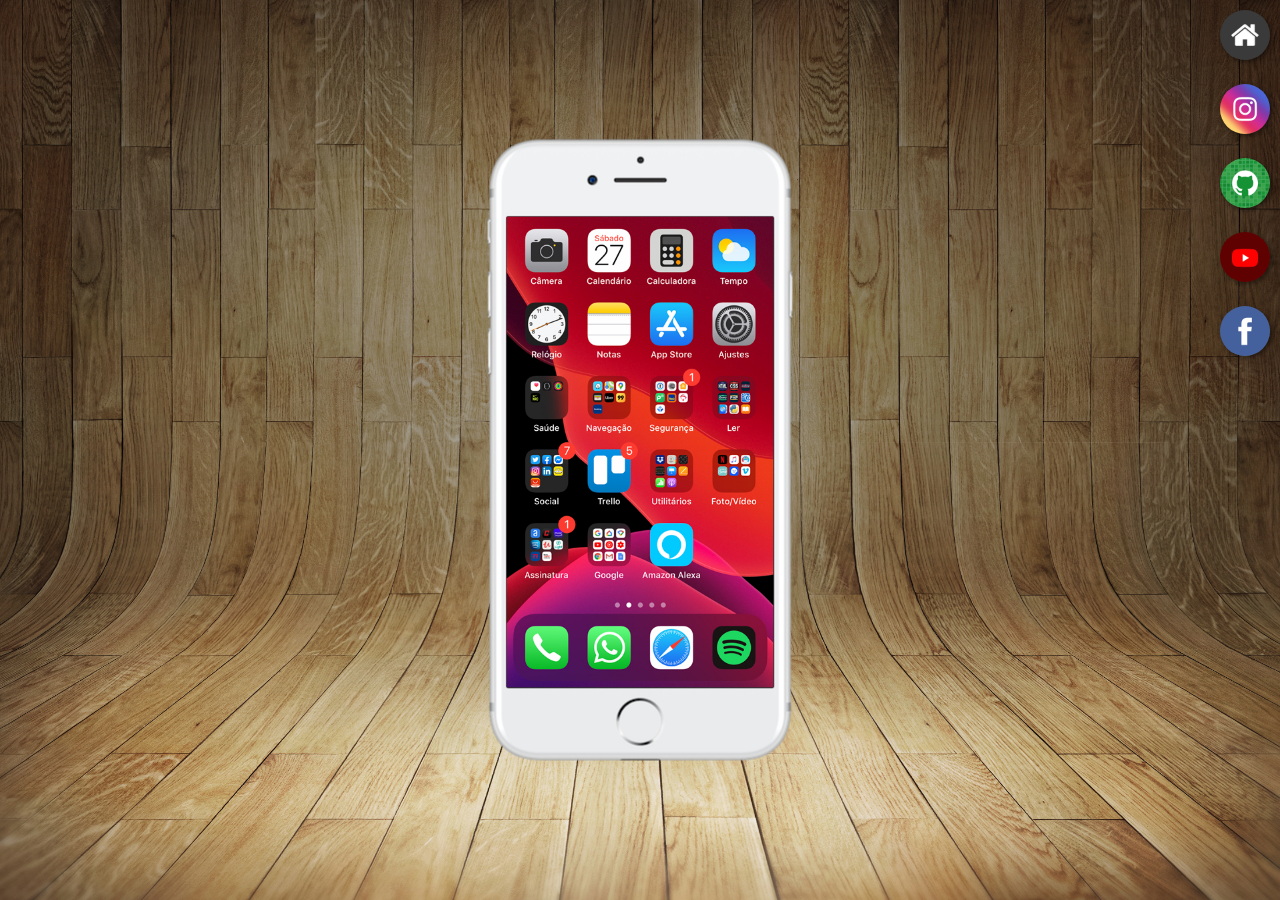
<file: index.html>
<!DOCTYPE html>
<html lang="pt-br">
<head>
    <meta charset="UTF-8">
    <meta name="viewport" content="width=device-width, initial-scale=1.0">
    <title>Projeto Redes Sociais</title>
    <link rel="shortcut icon" href="favicon.ico" type="image/x-icon">
    <link rel="stylesheet" href="estilos/style.css">
</head>
<body>
    <main>
        <section id="telefone">
            <iframe src="home.html" name="tela" id="tela" frameborder="0" referrerpolicy="no-referrer" >
                Seu navegador não é compatível com isso
            </iframe>
        </section>
        <section id="redes-sociais">
            <a href="home.html" target="tela"><img src="imagens/logo-home.jpg" alt="HOME"></a> <br>
            <a href="#" target="tela"> <img src="imagens/logo-instagram.jpg" alt="IG"></a> <br>
            <a href="github.html" target="tela"><img src="imagens/logo-github.jpg" alt="GitHub"></a> <br>
            <a href="youtube.html" target="tela"><img src="imagens/logo-youtube.jpg" alt="YOUTUBE"></a> <br>
            <a href="#" target="tela"><img src="imagens/logo-facebook.jpg" alt="FACEBOOK"></a> <br>
        </section>
    </main>
</body>
</html>
</file>
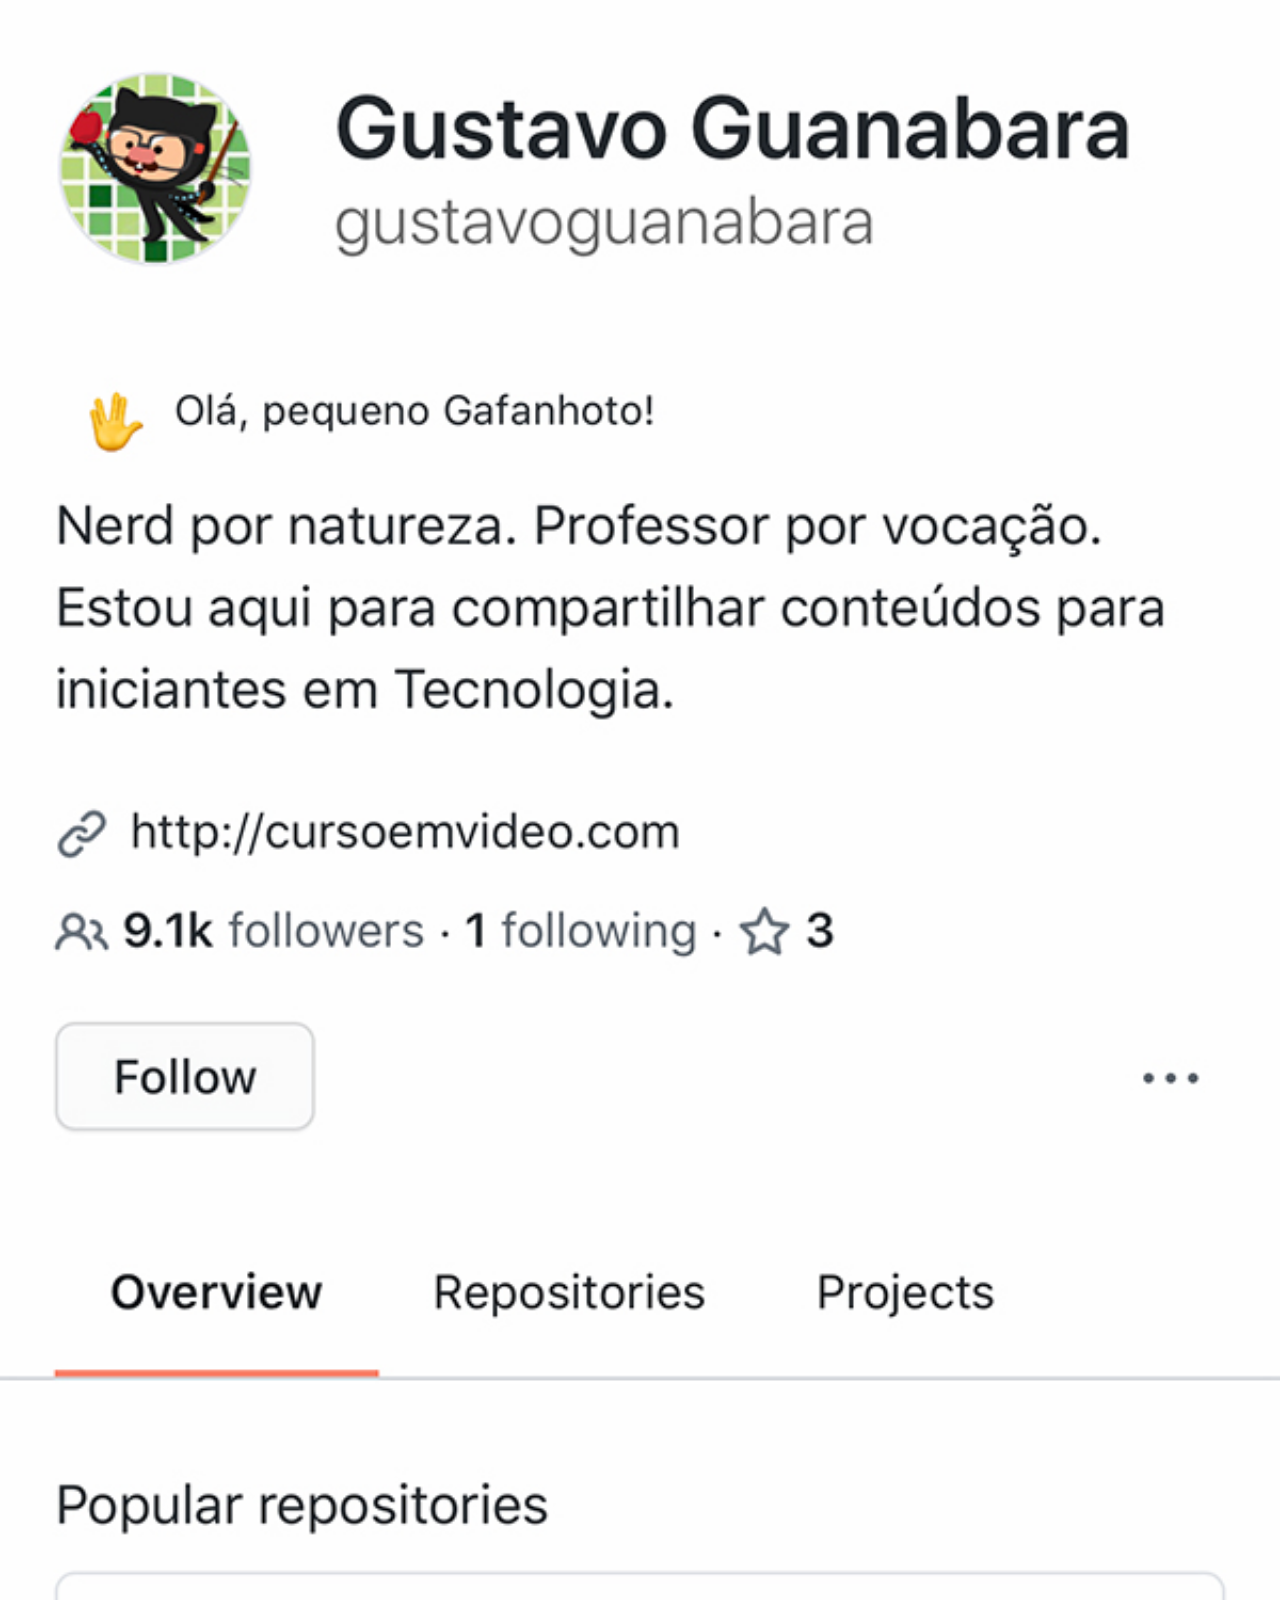
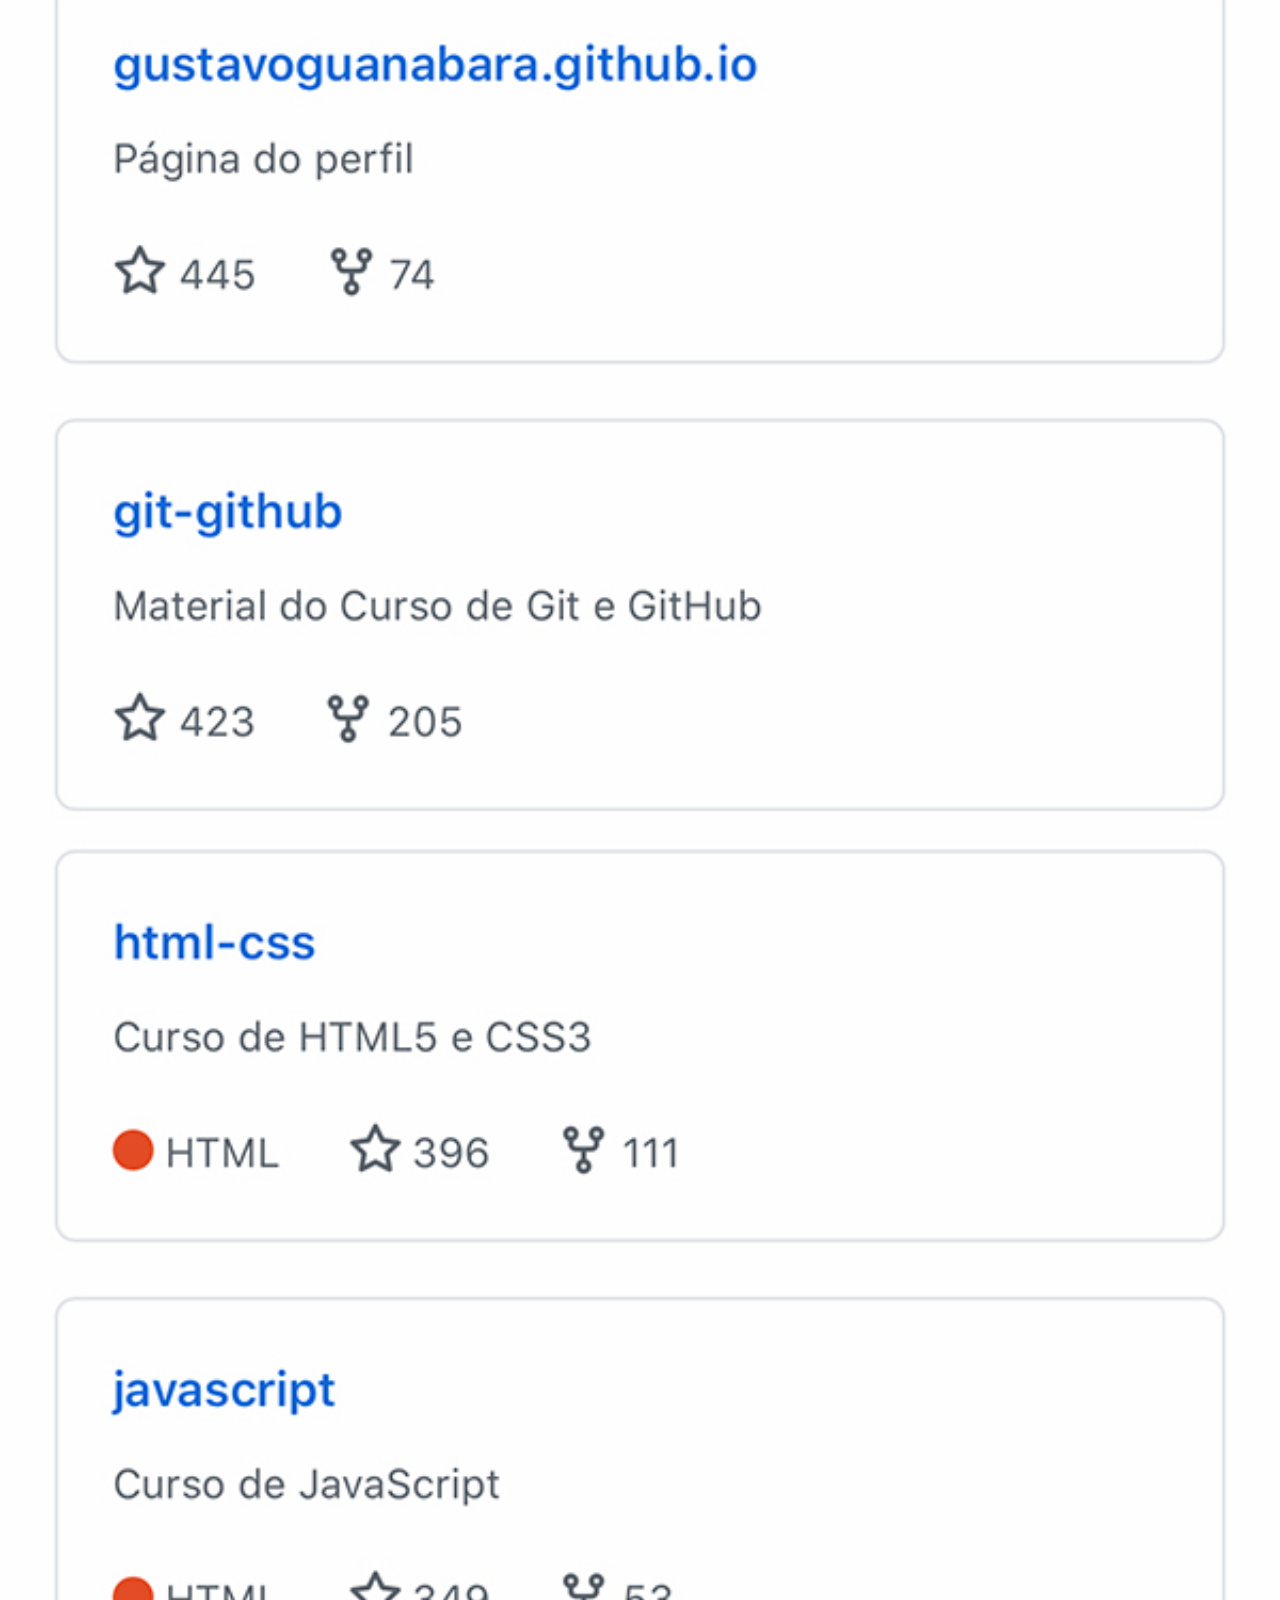
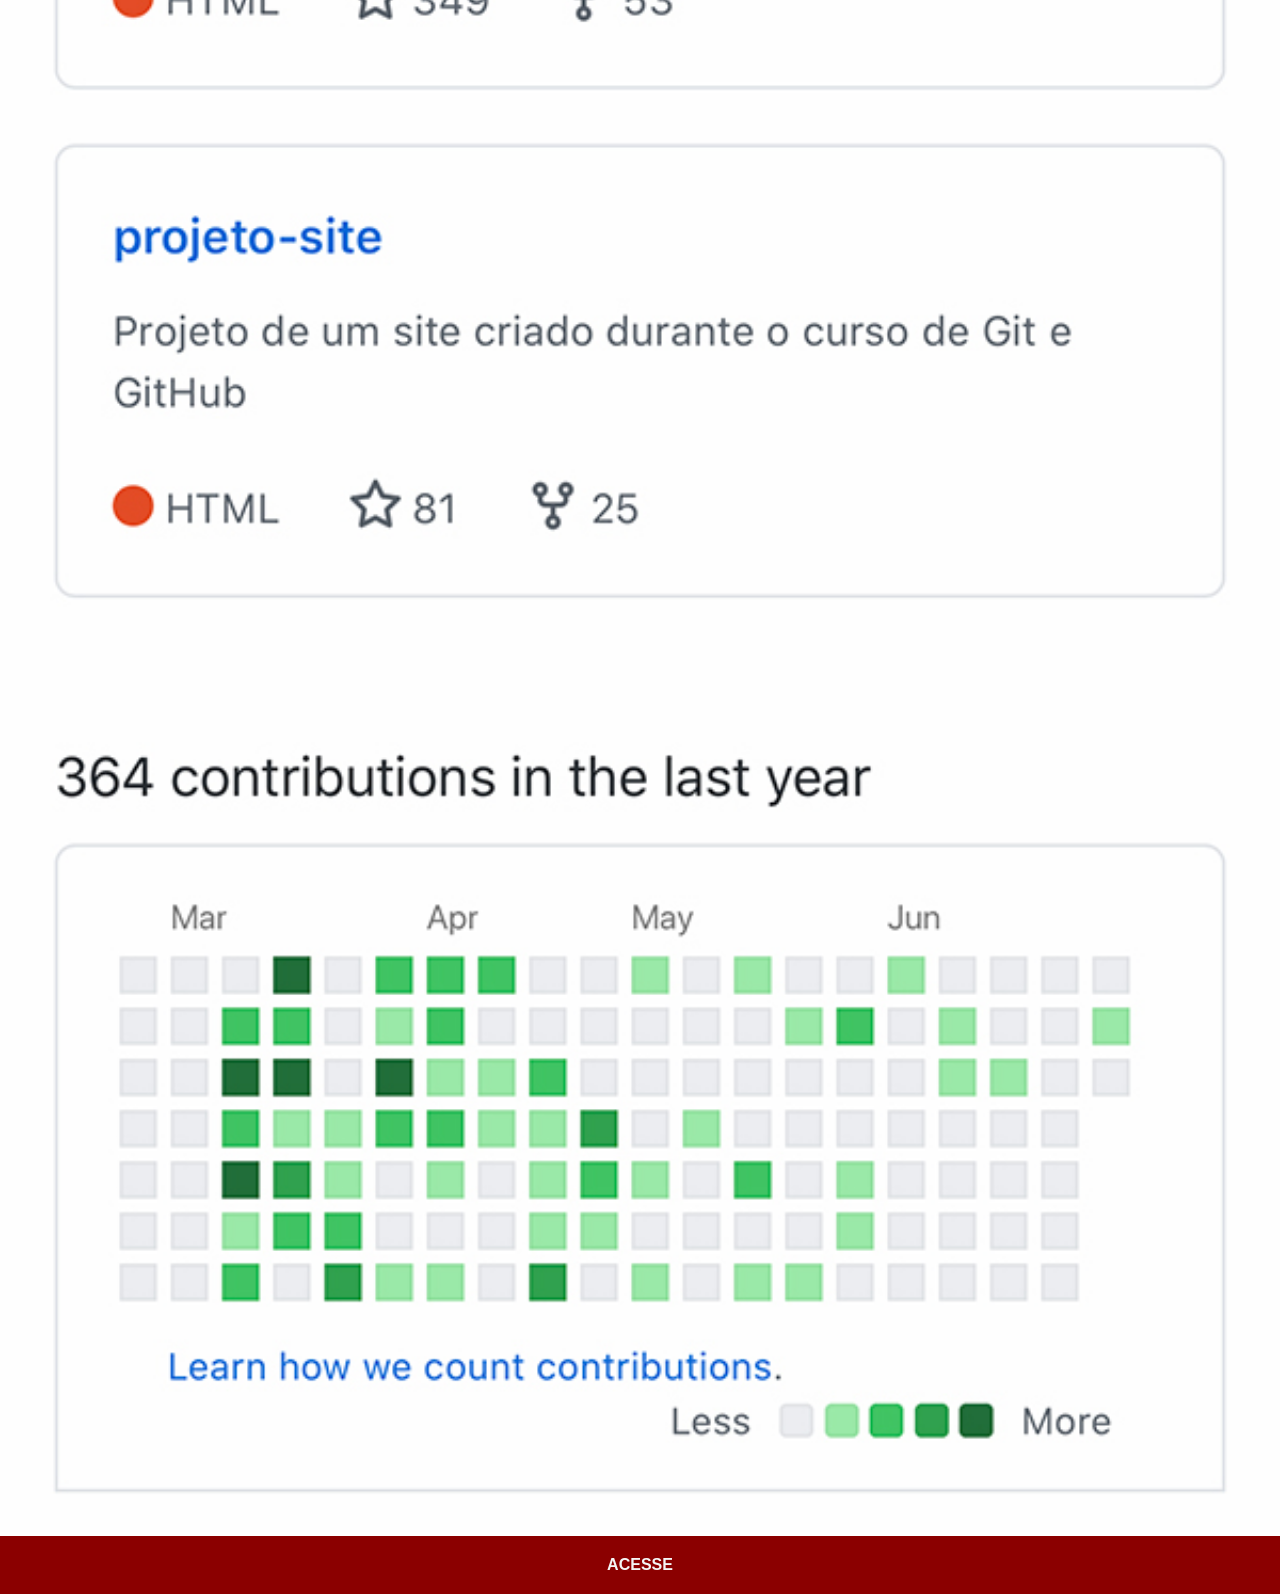
<file: github.html>
<!DOCTYPE html>
<html lang="pt-br">
<head>
    <meta charset="UTF-8">
    <meta name="viewport" content="width=device-width, initial-scale=1.0">
    <title>github</title>
    <STYLE>
        *{
                margin: 0px;
                padding: 0px;
                font-family: Arial, Helvetica, sans-serif;
            }
            ::-webkit-scrollbar{
                width: 0px;
                height: 0px;
            }
            img{
                width: 100vw;
            }
            a{
                display: block;
                background-color: darkred;
                padding: 20px;
                text-align: center;
                font-weight: bolder;
                text-decoration: none;
                color: whitesmoke;
            }
            a:hover{
                background-color: red;
            }
    </STYLE>
</head>
<body>
    <img src="imagens/tela-github.jpg" alt="GitHub">
    <a href="https://github.com/luizgustavomaciel08-blip" target="_blank">ACESSE</a>
</body>
</html>
</file>
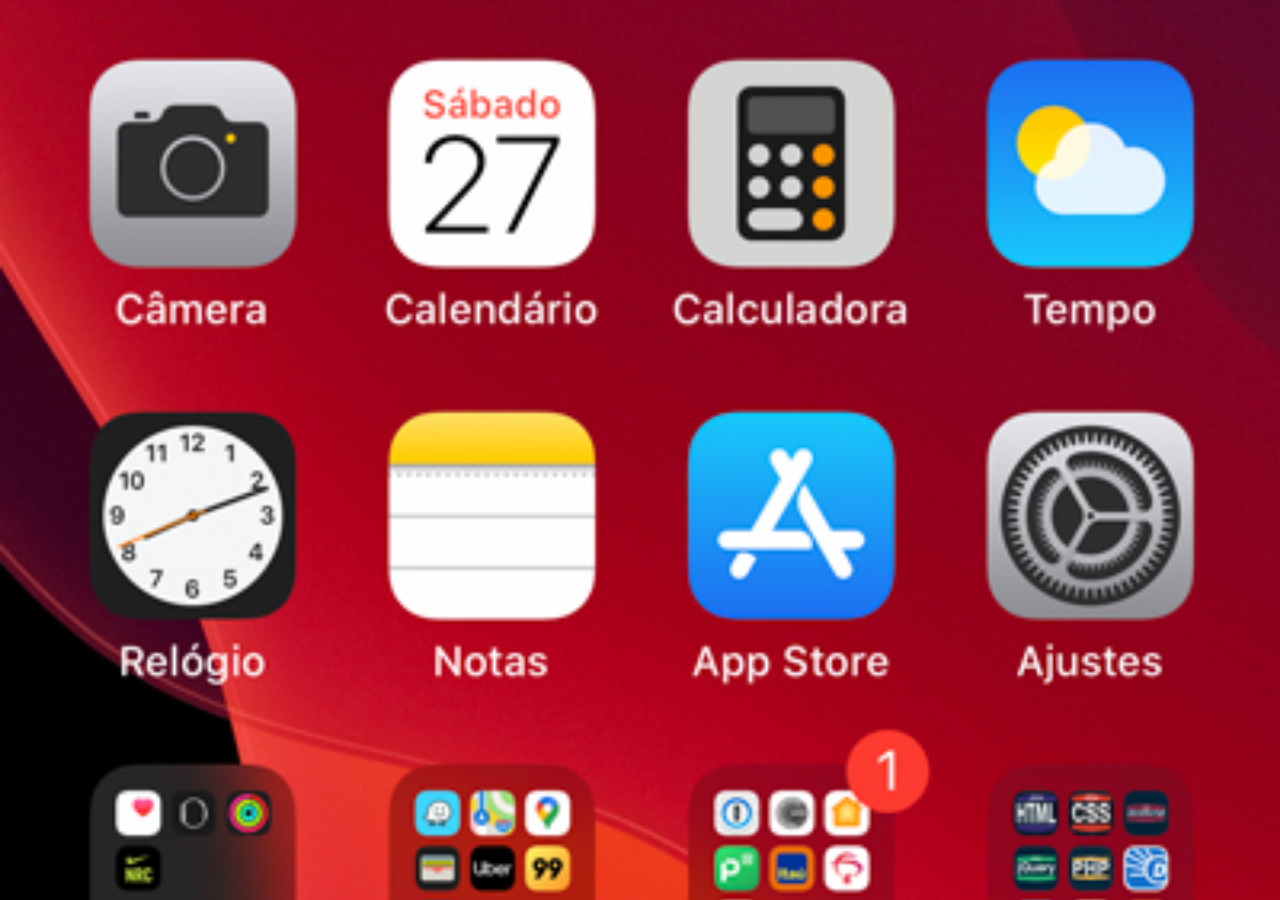
<file: home.html>
<!DOCTYPE html>
<html lang="pt-br">
<head>
    <meta charset="UTF-8">
    <meta name="viewport" content="width=device-width, initial-scale=1.0">
    <title>iframe</title>
</head>
<style>
        *{
            margin: 0px;
            padding: 0px;
        }

        body{
            width: 100vw;
            height: 100vh;
            background: black url(imagens/tela-home.jpg) no-repeat top center;
            background-size: cover;
        }
    </style>
<body>
    
</body>
</html>
</file>
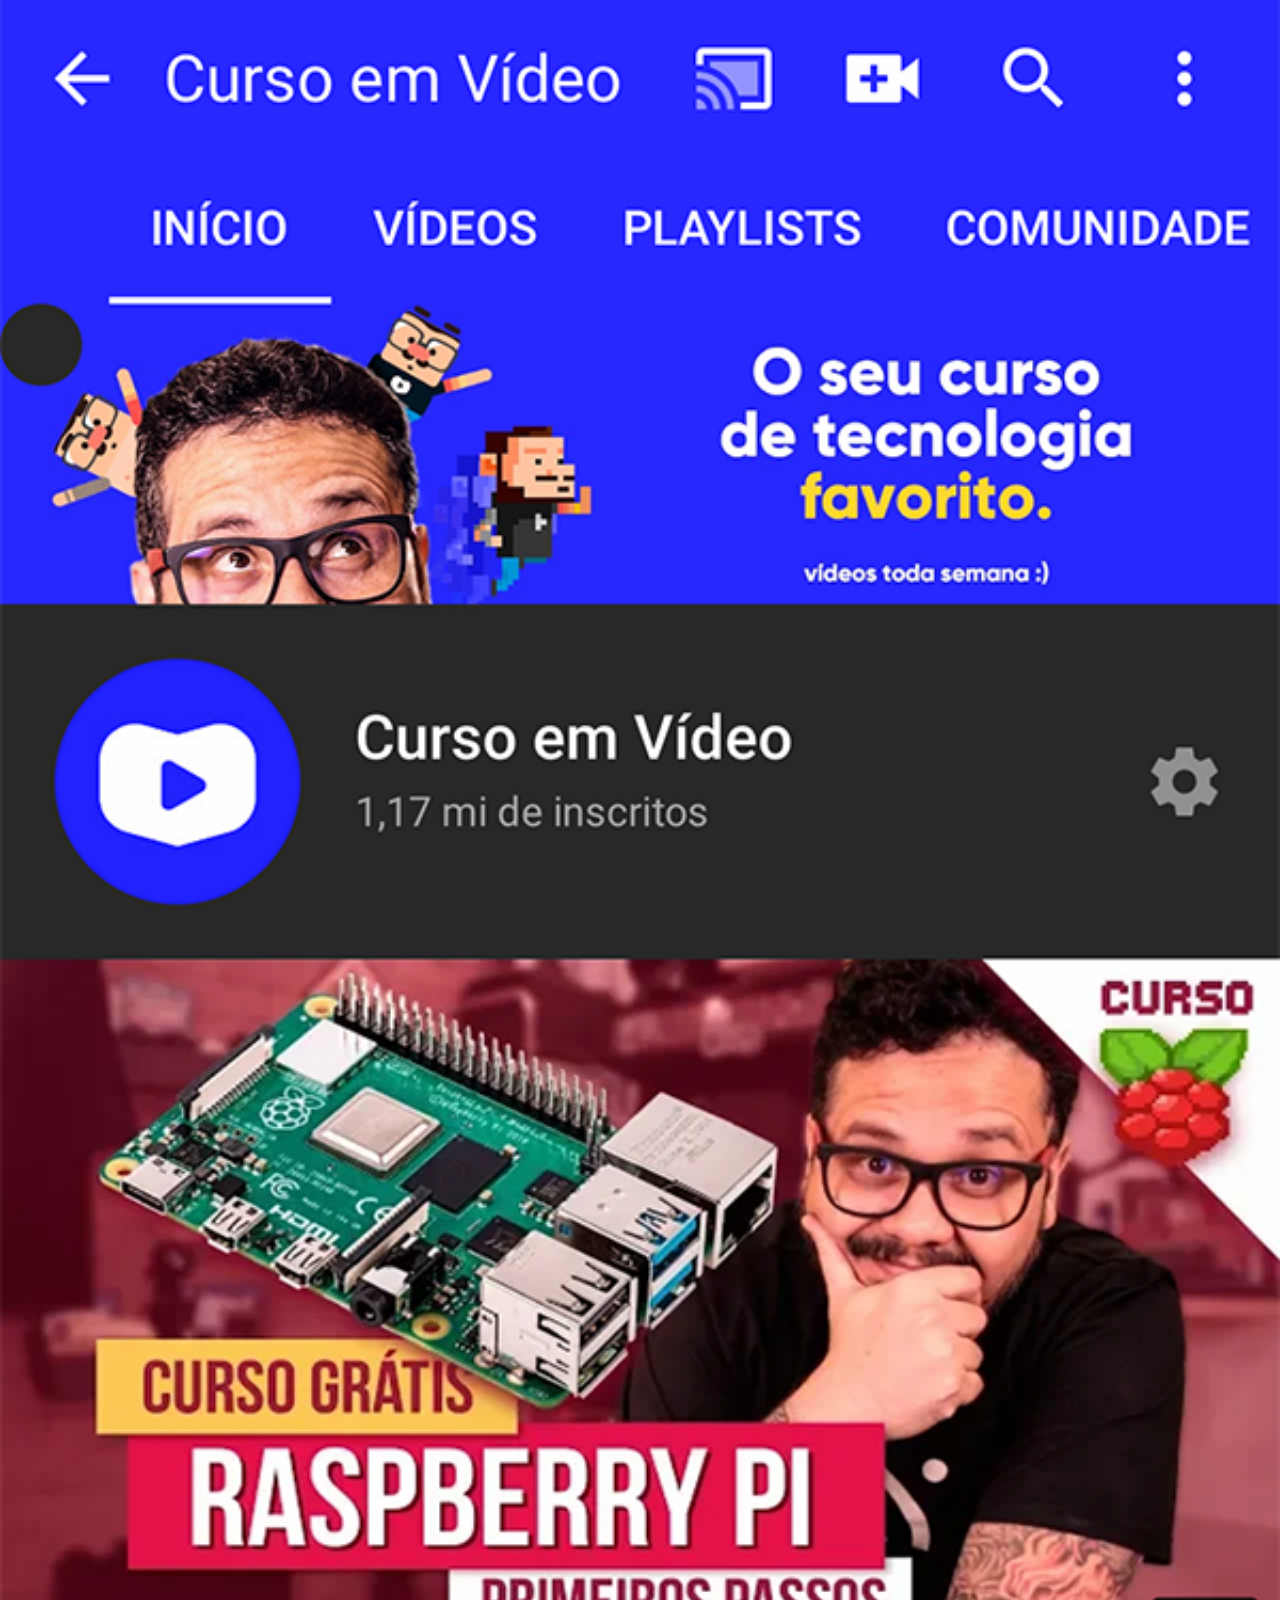
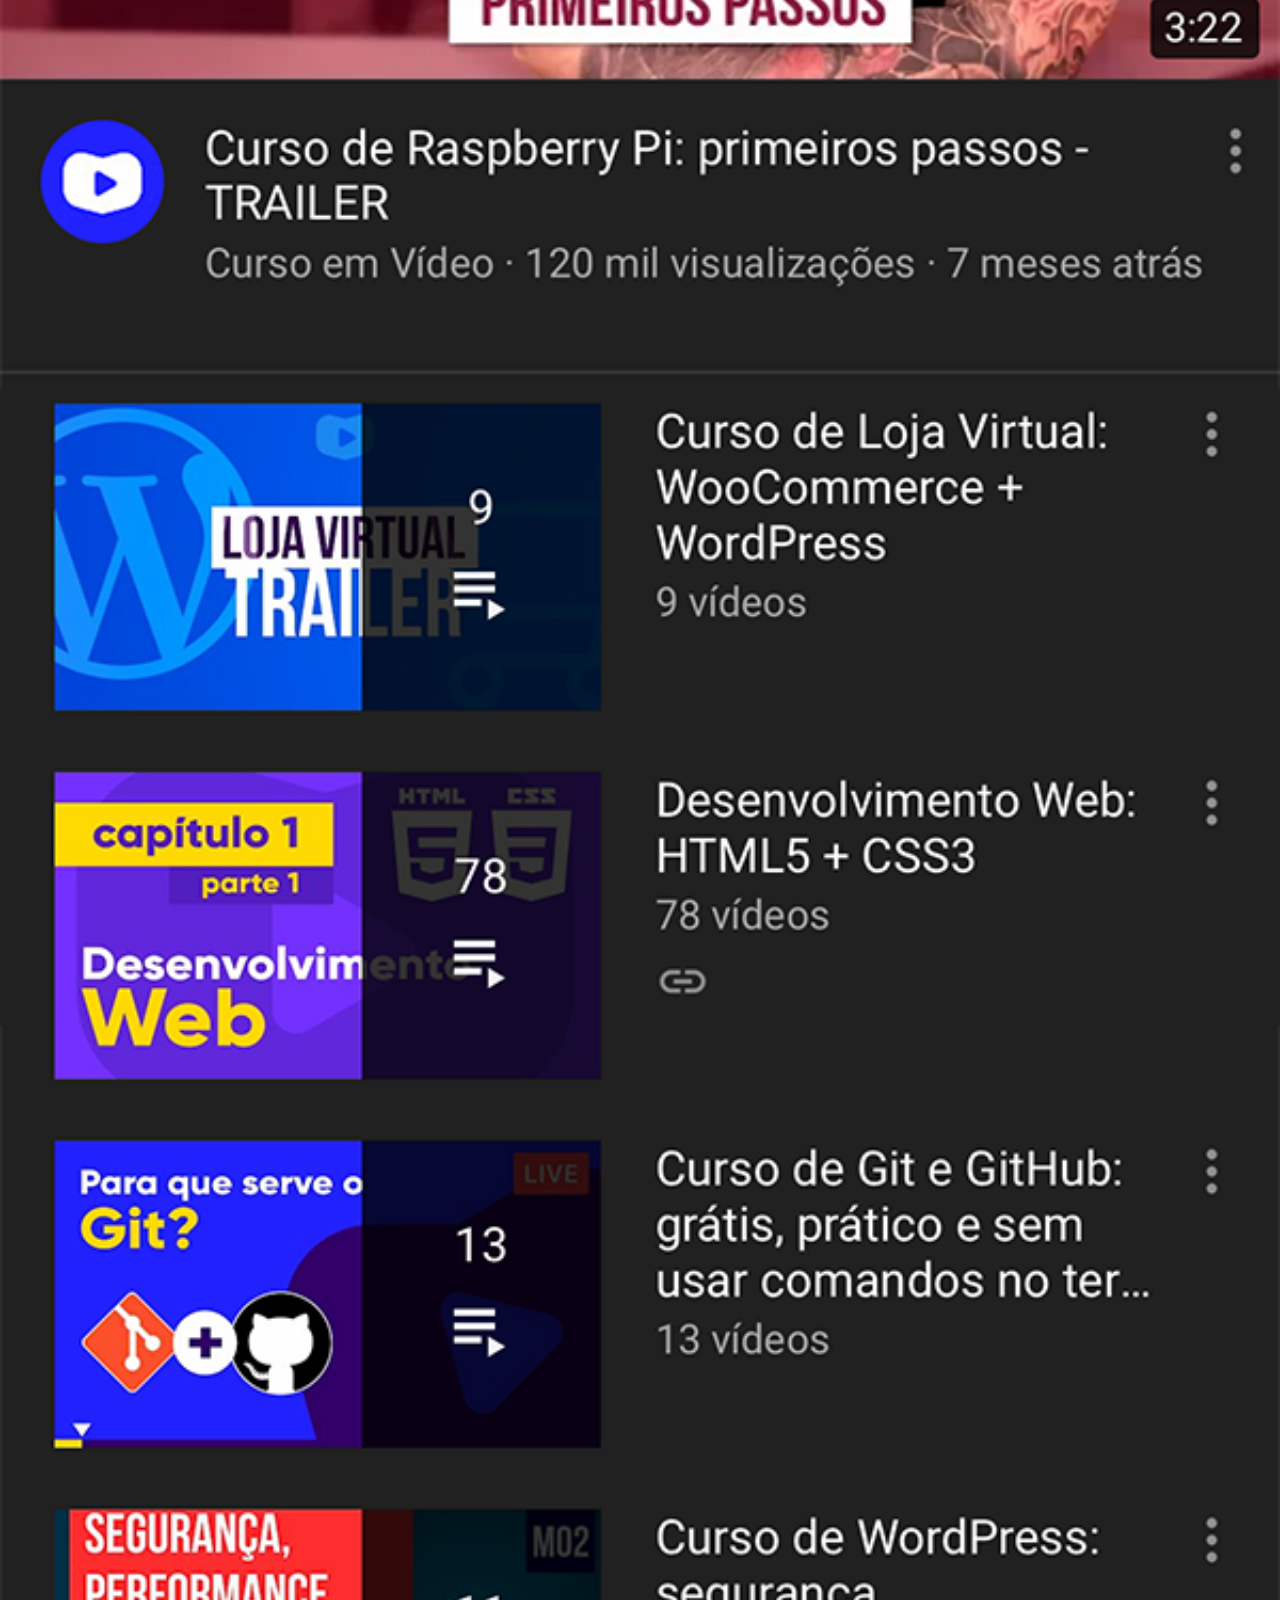
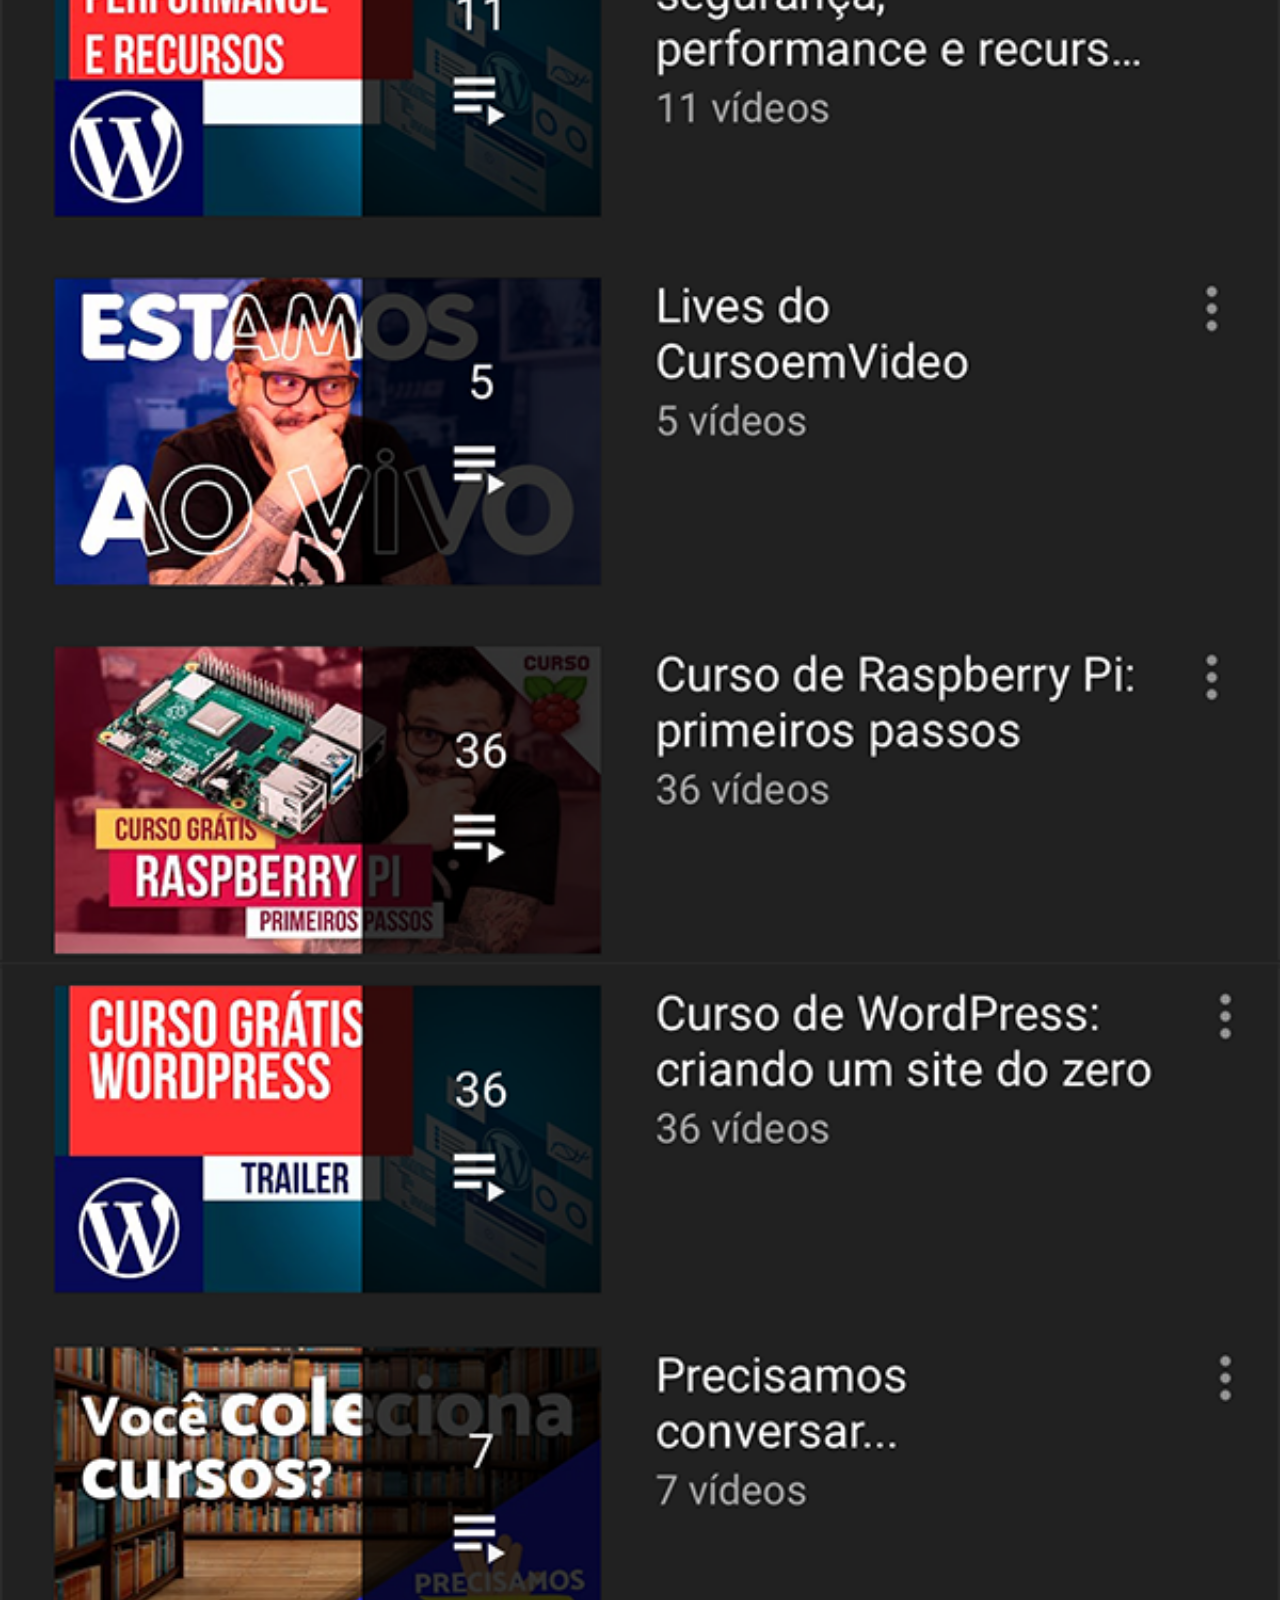
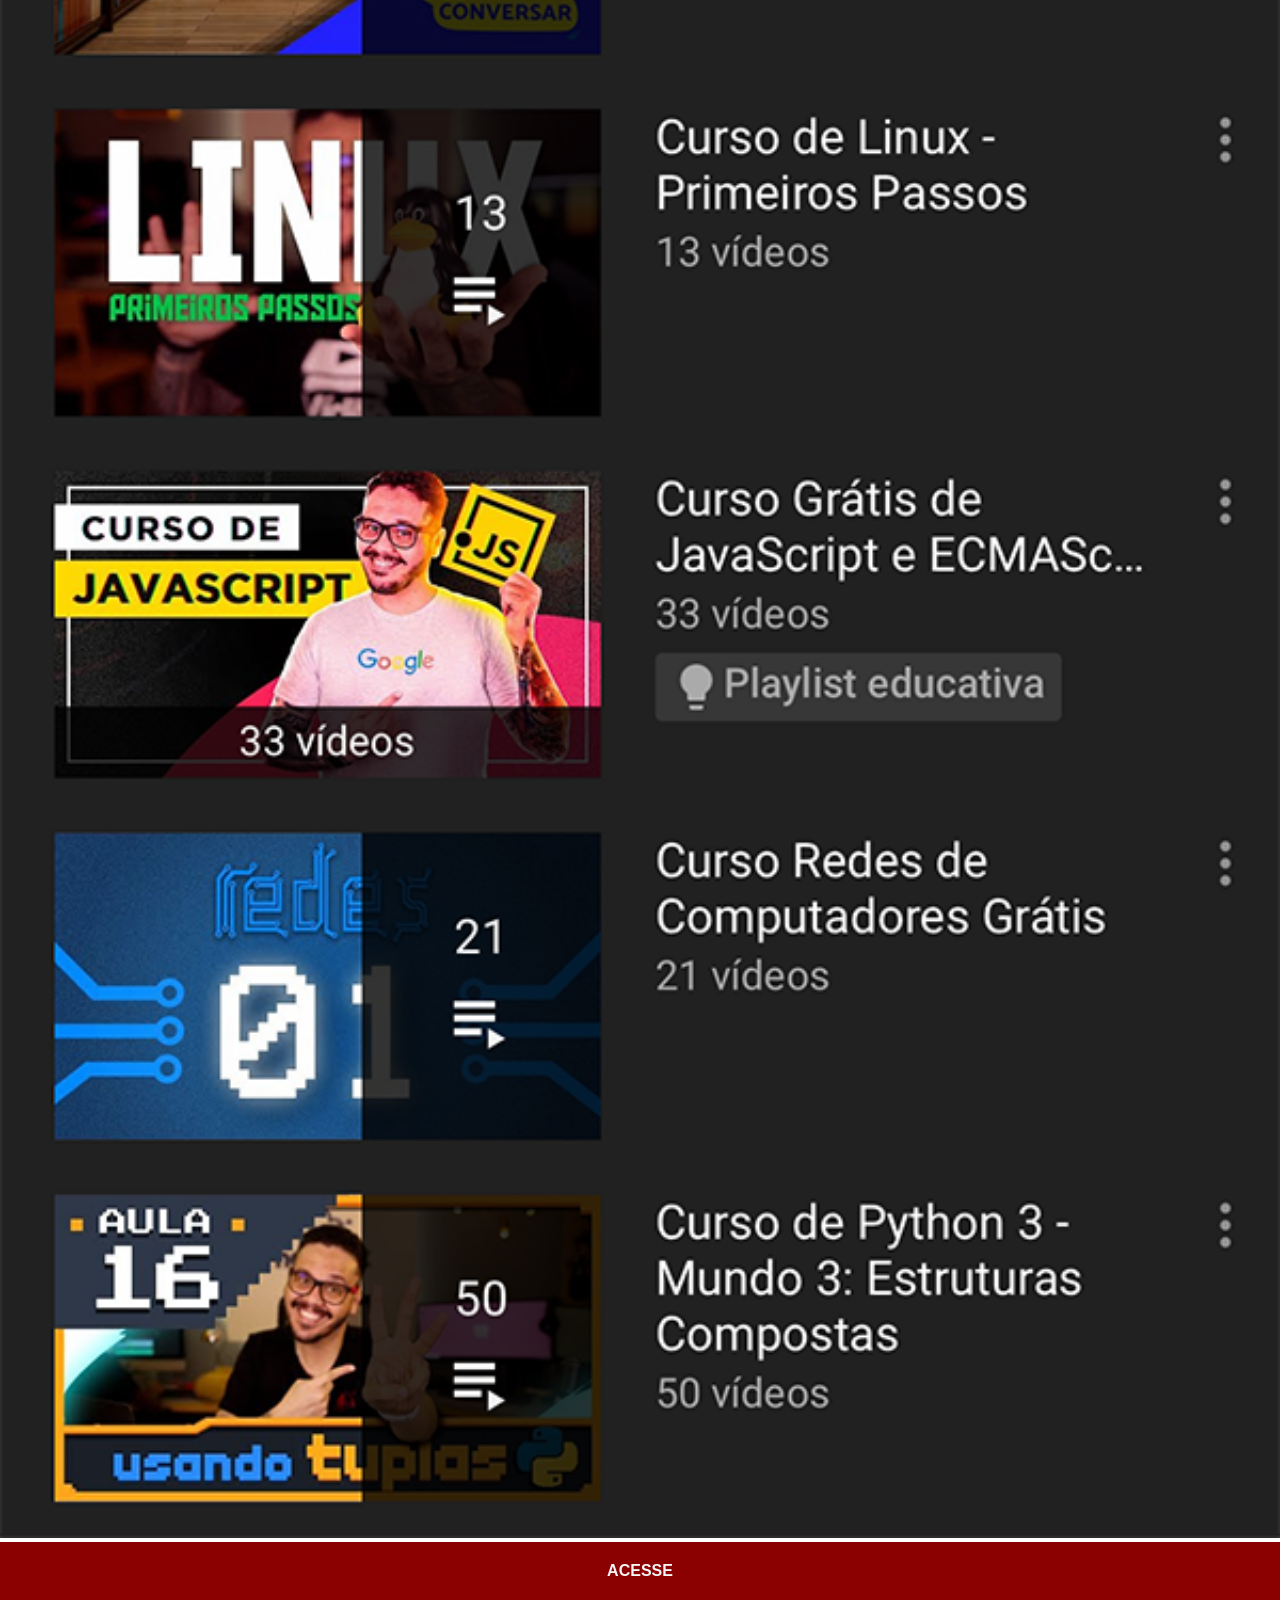
<file: youtube.html>
<!DOCTYPE html>
<html lang="pt-br">
<head>
    <meta charset="UTF-8">
    <meta name="viewport" content="width=device-width, initial-scale=1.0">
    <title>Youtube</title>
    <style>
        *{
            margin: 0px;
            padding: 0px;
            font-family: Arial, Helvetica, sans-serif;
        }

        ::-webkit-scrollbar{
            width: 0px;
            height: 0px;
        }

        img{
            width: 100vw;


        }

        a{
            display: block;
            background-color: darkred;
            padding: 20px;
            text-align: center;
            font-weight: bolder;
            text-decoration: none;
            color: whitesmoke;
        }

        a:hover{
            background-color: red;
        }
        
    </style>
</head>
<body>
    <img src="imagens/tela-youtube.png" alt="Youtube">
    <a href="https://www.youtube.com/watch?v=iZao52lYe7A&list=PLHz_AreHm4dk_fmrqfUjH6Ud6S5NYMaj1&pp=0gcJCf4COCosWNin" target="_blank">ACESSE</a>
</body>
</html>
</file>
<file: estilos/style.css>
@charset "UTF-8";

*{
    margin: 0px;
    padding: 0px;
    font-family: Arial, Helvetica, sans-serif;
}

body{
    background: url(../imagens/fundo-madeira.jpg) no-repeat top center;
    background-size: cover;
    background-attachment: fixed;
}

html, body{
    height: 100vh;
    width: 100vw;
    background-color: black;

}

main{
    height: 100vh;
    position: relative;

}

section#telefone{  /*centralizar bloco*/
    height: 627px;
    width: 311px;
    position: absolute;
    top: 50%;
    left: 50%;
    transform: translate(-50%, -50%);
    background: url(../imagens/frame-iphone.png) no-repeat ;
}

iframe#tela{
    position: relative;
    top: 80px;
    left: 22px;
    width: 267px;
    height: 471px;
}

section#redes-sociais{
    text-align: right;
}

section#redes-sociais > a > img{
    width: 50px;
    margin: 10px;
    border-radius: 50%;
    box-shadow: 2px 2px 5px rgba(0, 0, 0, 0.486);
    box-sizing: border-box; /*a borda faz parte da caixa*/


}

section#redes-sociais img:hover{
    border: 2px solid rgba(255, 255, 255, 0.384);
    transform: translate(-3px, -3px);
    box-shadow: 5px 5px 10px rgba(0, 0, 0, 0.644);
    transition: transform 0.5s;
}
</file>
